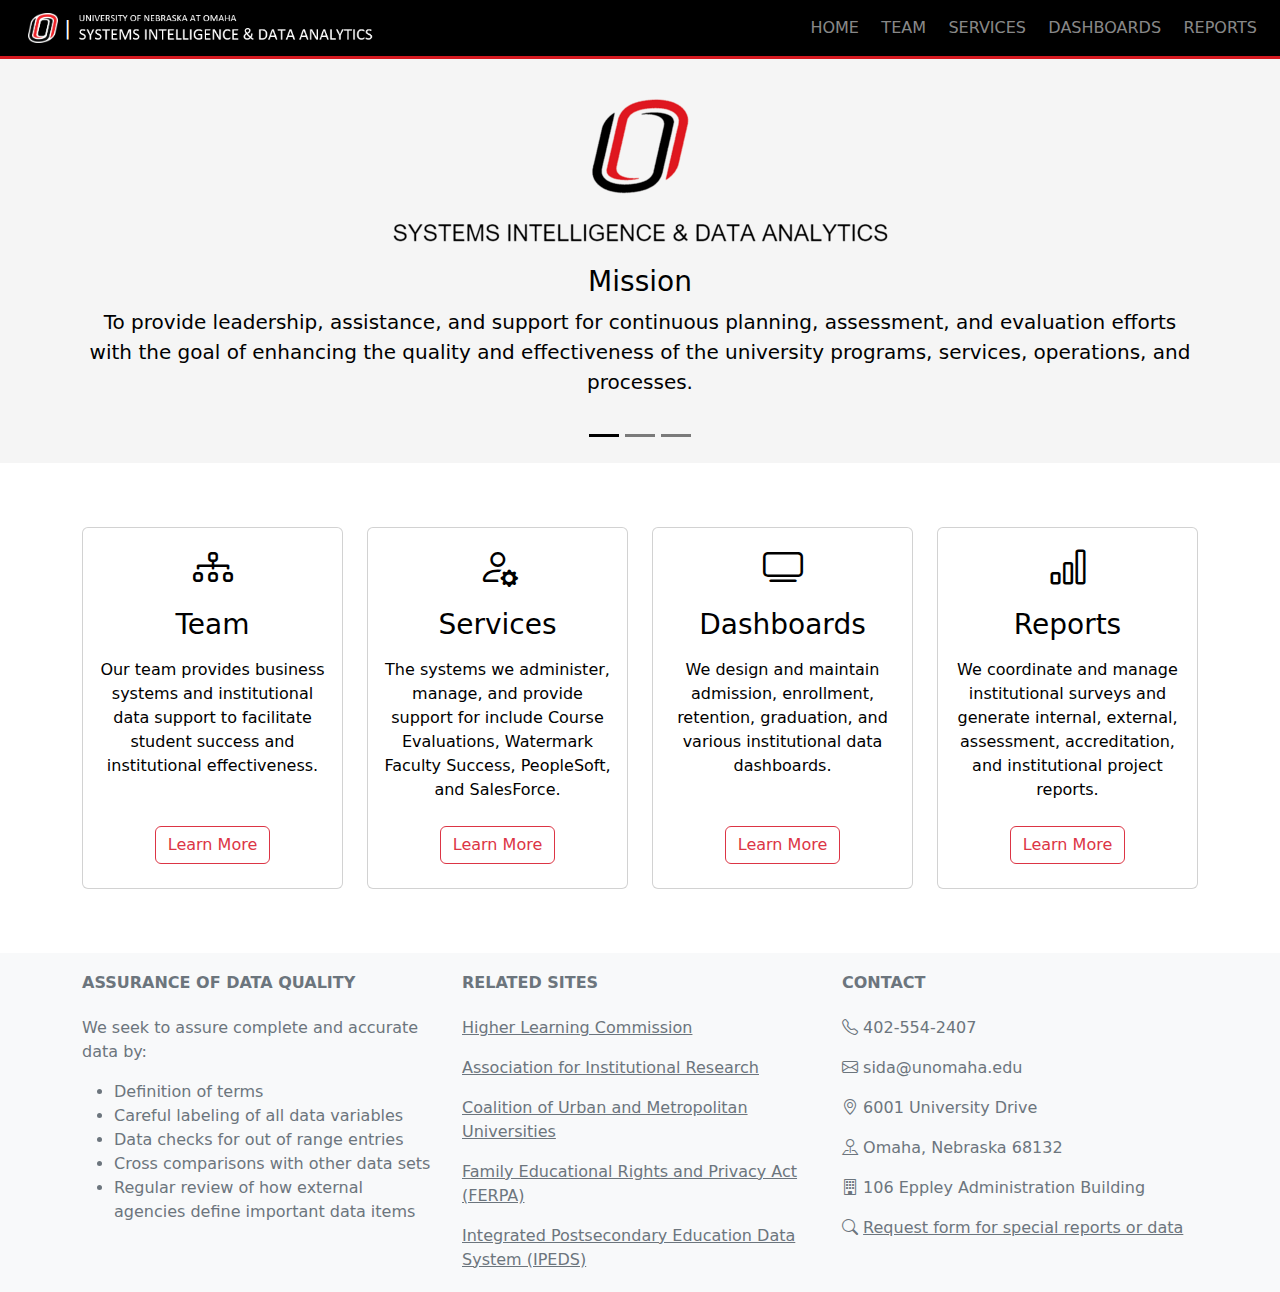
<file: index.html>
<!DOCTYPE html>
<html lang="en">

<head>
    <meta charset="UTF-8">
    <meta http-equiv="X-UA-Compatible" content="IE=edge">
    <meta name="viewport" content="width=device-width, initial-scale=1.0">
    <title>Systems Intelligence &amp; Data Analytics</title>
    <link rel="shortcut icon" href="images/logo.png">
    <link rel="stylesheet" href="css/bootstrap.min.css">
    <link rel="stylesheet" type="text/css" href="css/style.css">
</head>

<body>
    <!-- Navbar -->
    <template-header></template-header>
    <!-- Navbar End -->

    <!-- Slide Show -->
    <div id="my-carousel" class="carousel carousel-dark slide carousel-fade" data-bs-ride="carousel">
        <div class="carousel-indicators">
            <button type="button" data-bs-target="#my-carousel" data-bs-slide-to="0" class="active" aria-current="true"
                aria-label="Slide 1"></button>
            <button type="button" data-bs-target="#my-carousel" data-bs-slide-to="1" aria-label="Slide 2"></button>
            <button type="button" data-bs-target="#my-carousel" data-bs-slide-to="2" aria-label="Slide 3"></button>
        </div>

        <div class="carousel-inner">
            <div class="carousel-item active" data-bs-interval="7000">
                <div class="container home-slide">
                    <h3>Mission</h3>
                    <p class="lead header-text">
                        To provide leadership, assistance, and support for continuous planning, assessment, and
                        evaluation efforts with the goal of enhancing the quality and effectiveness of the
                        university programs, services, operations, and processes.
                    </p>
                </div>
            </div>
            <div class="carousel-item" data-bs-interval="7000">
                <div class="container home-slide">
                    <h3>What We Do</h3>
                    <p class="lead header-text">
                        Descriptive analytics (what happened) | Diagnostic analytics (why did it happen) <br>
                        Predictive analytics (what is likely to happen) | Prescriptive analytics (what should be
                        done)
                    </p>
                </div>
            </div>
            <div class="carousel-item" data-bs-interval="7000">
                <div class="container home-slide">
                    <h3>Critical Questions</h3>
                    <p class="lead header-text">
                        Are students learning | Are students graduating | Are graduates going to work<br>
                        Is UNO organized and resourced to support the success of its students, faculty, staff, and
                        community?
                    </p>
                </div>
            </div>
        </div>
    </div>
    <!-- Slide Show End -->

    <!-- Support -->
    <section class="m-3 p-5">
        <div class="container">
            <div class="row text-center g-4">
                <div class="col-sm-12 col-md-6 col-lg-3">
                    <div class="card text-black h-100">
                        <div class="card-body text-center d-flex flex-column">
                            <div class="h1 mb-3">
                                <i class="bi bi-diagram-3"></i>
                            </div>
                            <h3 class="card-title mb-3">Team</h3>
                            <p class="card-text">
                                Our team provides business systems and institutional data support to facilitate student
                                success and institutional effectiveness.
                            </p>
                            <div class="card-footer border-0 bg-white mt-auto">
                                <a href="team.html" class="btn btn-outline-danger">Learn More</a>
                            </div>
                        </div>
                    </div>
                </div>
                <div class="col-sm-12 col-md-6 col-lg-3">
                    <div class="card text-black h-100">
                        <div class="card-body text-center d-flex flex-column">
                            <div class="h1 mb-3">
                                <i class="bi bi-person-gear"></i>
                            </div>
                            <h3 class="card-title mb-3">Services</h3>
                            <p class="card-text">
                                The systems we administer, manage, and provide support for include Course Evaluations,
                                Watermark Faculty Success, PeopleSoft, and SalesForce.
                            </p>
                            <div class="card-footer border-0 bg-white mt-auto">
                                <a href="services.html" class="btn btn-outline-danger">Learn More</a>
                            </div>
                        </div>
                    </div>
                </div>
                <div class="col-sm-12 col-md-6 col-lg-3">
                    <div class="card text-black h-100">
                        <div class="card-body text-center d-flex flex-column">
                            <div class="h1 mb-3">
                                <i class="bi bi-tv"></i>
                            </div>
                            <h3 class="card-title mb-3">Dashboards</h3>
                            <p class="card-text">
                                We design and maintain admission, enrollment, retention, graduation, and
                                various institutional data dashboards.
                            </p>
                            <div class="card-footer border-0 bg-white mt-auto">
                                <a href="dashboards.html" class="btn btn-outline-danger">Learn More</a>
                            </div>
                        </div>
                    </div>
                </div>
                <div class="col-sm-12 col-md-6 col-lg-3">
                    <div class="card text-black h-100">
                        <div class="card-body text-center d-flex flex-column">
                            <div class="h1 mb-3">
                                <i class="bi bi-bar-chart"></i>
                            </div>
                            <h3 class="card-title mb-3">Reports</h3>
                            <p class="card-text">
                                We coordinate and manage institutional surveys and generate internal, external,
                                assessment, accreditation, and institutional project reports.
                            </p>
                            <div class="card-footer border-0 bg-white mt-auto">
                                <a href="reports.html" class="btn btn-outline-danger">Learn More</a>
                            </div>
                        </div>
                    </div>
                </div>
            </div>
        </div>
    </section>
    <!-- Support End -->

    <!-- Footer -->
    <template-footer></template-footer>
    <!-- Footer End -->

    <!-- Scripts -->
    <script type=module src="js/template.js"></script>
    <script src="js/bootstrap.bundle.min.js"></script>
    <!-- Scripts End -->
</body>

</html>
</file>
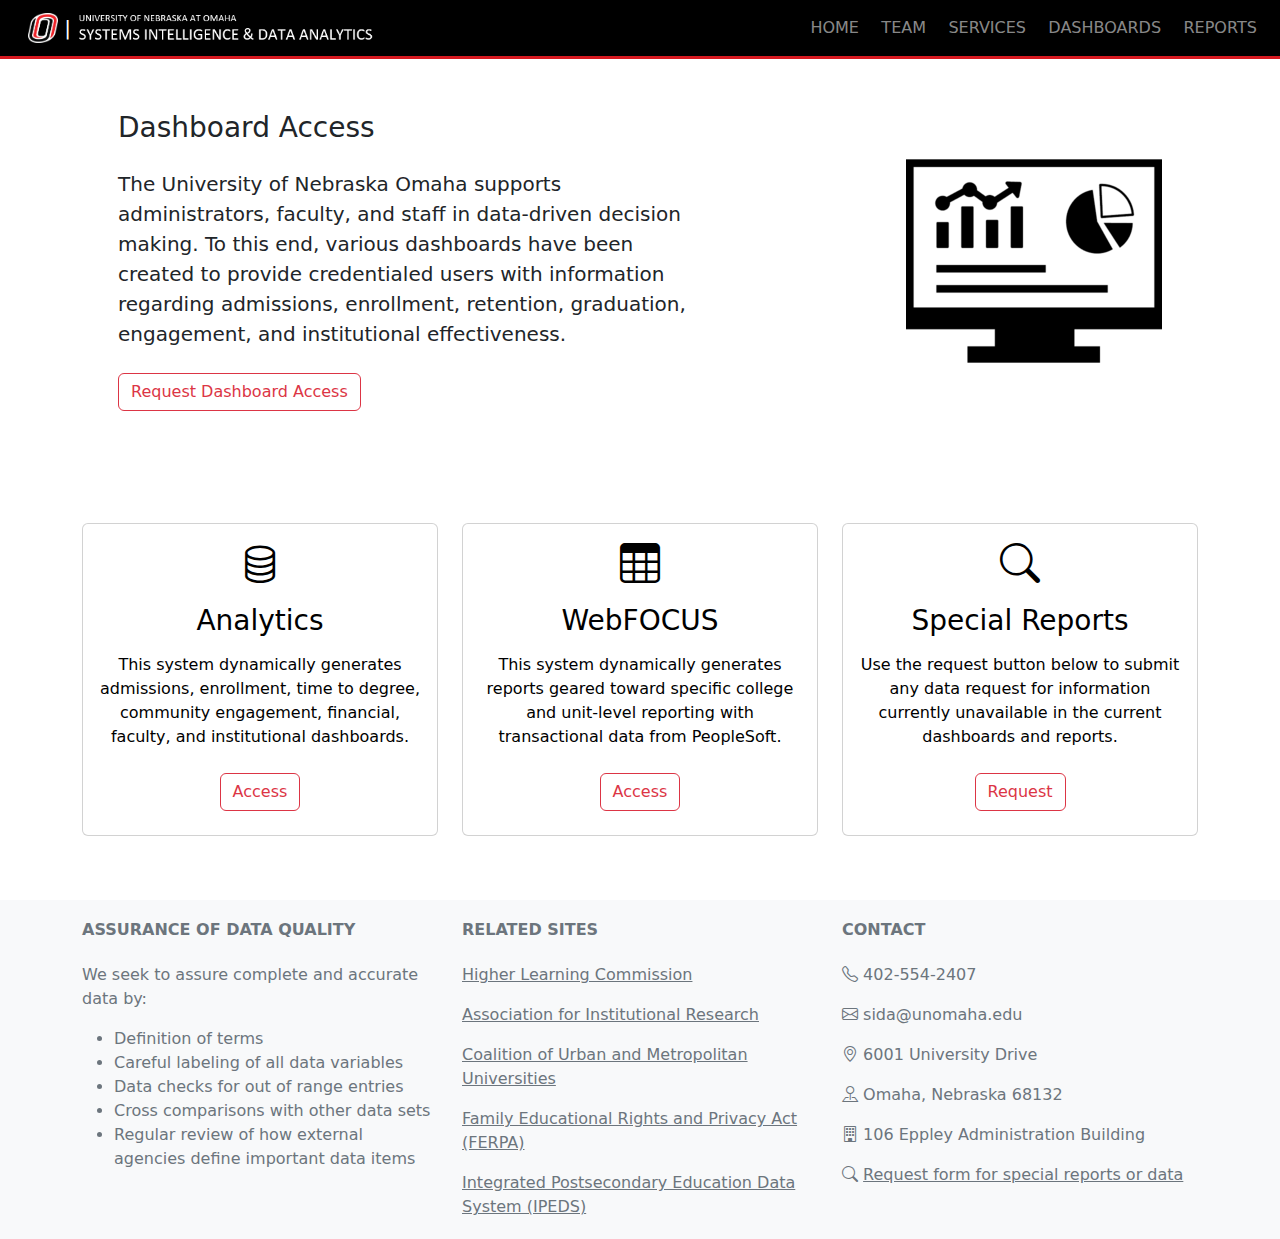
<file: dashboards.html>
<!DOCTYPE html>
<html lang="en">

<head>
    <meta charset="UTF-8">
    <meta http-equiv="X-UA-Compatible" content="IE=edge">
    <meta name="viewport" content="width=device-width, initial-scale=1.0">
    <title>SIDA Dashboards</title>
    <link rel="shortcut icon" href="images/logo.png">
    <link rel="stylesheet" href="css/bootstrap.min.css">
    <link rel="stylesheet" type="text/css" href="css/style.css">
</head>

<body>
    <!-- Navbar -->
    <template-header></template-header>
    <!-- Navbar End -->

    <!-- Dashboard Header -->
    <section class="text-dark p-2 p-lg-0 pt-lg-5">
        <div class="container p-5">
            <div class="d-flex align-items-center justify-content-between">
                <div>
                    <h3>Dashboard Access</h3>
                    <p class="lead my-4 header-text">
                        The University of Nebraska Omaha supports administrators, faculty, and staff in data-driven
                        decision making. To this end, various dashboards have been created to provide credentialed users
                        with information regarding admissions, enrollment, retention, graduation, engagement, and
                        institutional effectiveness.
                    </p>
                    <a href="https://psaccount.unomaha.edu/account/public/login.php" class="btn btn-outline-danger"
                        target="_blank" rel="noopener noreferrer">Request Dashboard Access</a>
                </div>
                <div class="container-fluid"></div>
                <img class="img-fluid w-50 d-none d-md-block" src="images/dashboard.png" alt="Dashboard" />
            </div>
        </div>
    </section>
    <!-- Dashboard Header End -->

    <!-- Dashboards -->
    <section class="m-3 p-5">
        <div class="container">
            <div class="row text-center g-4">
                <div class="col-sm-12 col-md-4 col-lg-4">
                    <div class="card text-black h-100">
                        <div class="card-body text-center d-flex flex-column">
                            <div class="h1 mb-3">
                                <i class="bi bi-database"></i>
                            </div>
                            <h3 class="card-title mb-3">Analytics</h3>
                            <p class="card-text text-center">
                                This system dynamically generates admissions, enrollment, time to degree, community
                                engagement, financial, faculty, and institutional dashboards.
                            </p>
                            <div class="card-footer border-0 bg-white mt-auto">
                                <a href="https://credentialed.unomaha.edu/analytics/reports"
                                    class="btn btn-outline-danger" target="_blank" rel="noopener noreferrer">Access</a>
                            </div>
                        </div>
                    </div>
                </div>
                <div class="col-sm-12 col-md-4 col-lg-4">
                    <div class="card text-black h-100">
                        <div class="card-body text-center d-flex flex-column">
                            <div class="h1 mb-3">
                                <i class="bi bi-table"></i>
                            </div>
                            <h3 class="card-title mb-3">WebFOCUS</h3>
                            <p class="card-text text-center">
                                This system dynamically generates reports geared toward specific college and unit-level
                                reporting with transactional data from PeopleSoft.
                            </p>
                            <div class="card-footer border-0 bg-white mt-auto">
                                <a href="http://webfocus.unomaha.edu/" class="btn btn-outline-danger" target="_blank"
                                    rel="noopener noreferrer">Access</a>
                            </div>
                        </div>
                    </div>
                </div>
                <div class="col-sm-12 col-md-4 col-lg-4">
                    <div class="card text-black h-100">
                        <div class="card-body text-center d-flex flex-column">
                            <div class="h1 mb-3">
                                <i class="bi bi-search"></i>
                            </div>
                            <h3 class="card-title mb-3">Special Reports</h3>
                            <p class="card-text text-center">
                                Use the request button below to submit any data request for information currently
                                unavailable in the current dashboards and reports.
                            </p>
                            <div class="card-footer border-0 bg-white mt-auto">
                                <a href="https://webapp.unomaha.edu/ticket-manager/sida/index.php"
                                    class="btn btn-outline-danger" target="_blank" rel="noopener noreferrer">Request</a>
                            </div>
                        </div>
                    </div>
                </div>
            </div>
        </div>
    </section>
    <!-- Dashboards End -->

    <!-- Footer -->
    <template-footer></template-footer>
    <!-- Footer End -->

    <!-- Scripts -->
    <script type=module src="js/template.js"></script>
    <script src="js/bootstrap.bundle.min.js"></script>
    <!-- Scripts End -->
</body>

</html>
</file>
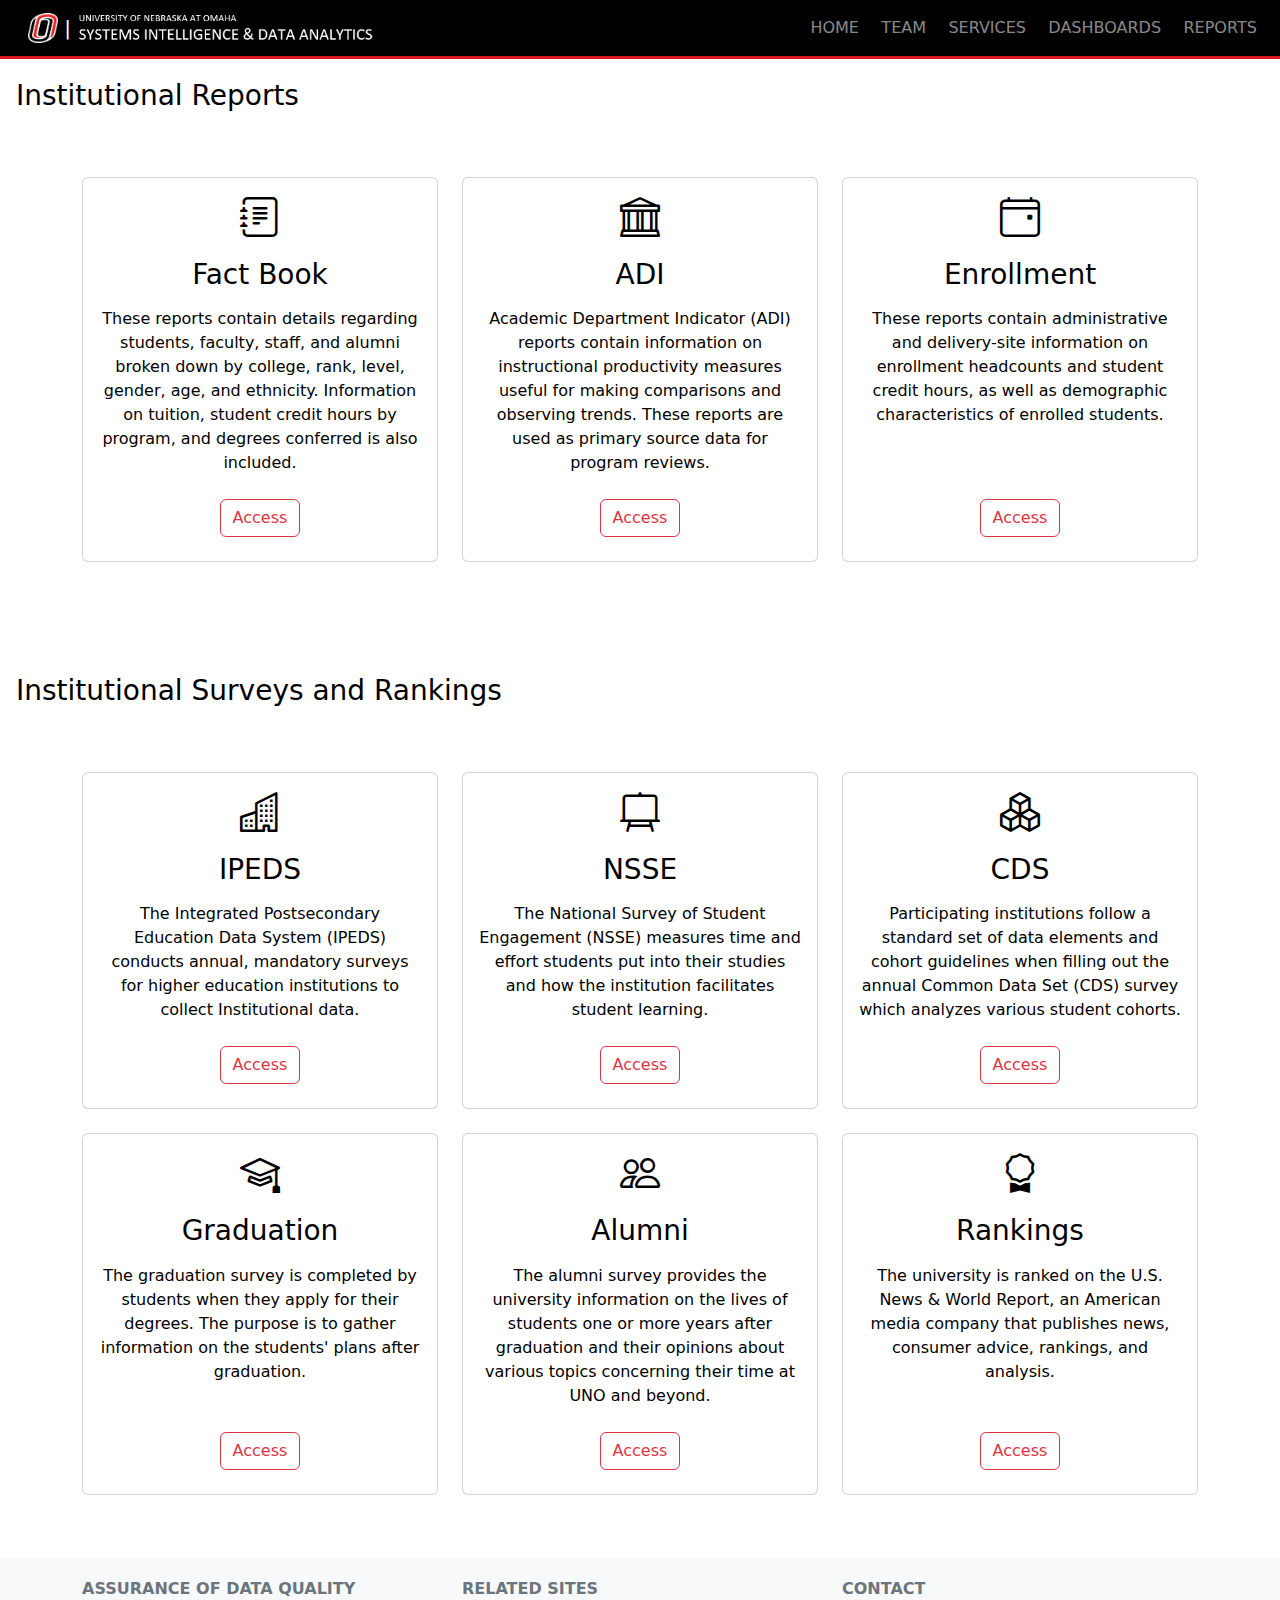
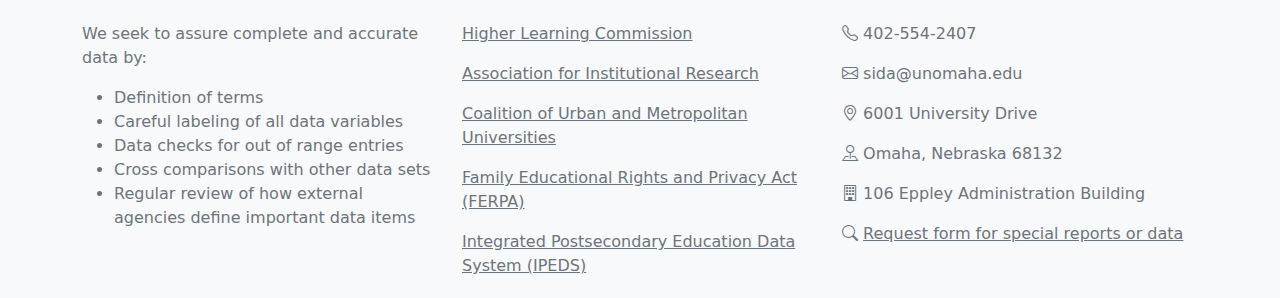
<file: reports.html>
<!DOCTYPE html>
<html lang="en">

<head>
    <meta charset="UTF-8">
    <meta http-equiv="X-UA-Compatible" content="IE=edge">
    <meta name="viewport" content="width=device-width, initial-scale=1.0">
    <title>SIDA Reports</title>
    <link rel="shortcut icon" href="images/logo.png">
    <link rel="stylesheet" href="css/bootstrap.min.css">
    <link rel="stylesheet" type="text/css" href="css/style.css">
</head>

<body>
    <!-- Navbar  -->
    <template-header></template-header>

    <!-- Reports -->
    <h3 class="text-black pt-5 m-3">Institutional Reports</h3>
    <section class="m-3 p-5">
        <div class="container">
            <div class="row text-center g-4">
                <div class="col-sm-12 col-md-4 col-lg-4">
                    <div class="card text-black h-100">
                        <div class="card-body text-center d-flex flex-column">
                            <div class="h1 mb-3">
                                <i class="bi bi-journal-text"></i>
                            </div>
                            <h3 class="card-title mb-3">Fact Book</h3>
                            <p class="card-text text-center">
                                These reports contain details regarding students, faculty, staff, and alumni broken down
                                by college, rank, level, gender, age, and ethnicity.
                                Information on tuition, student credit hours by program, and degrees conferred is also
                                included.
                            </p>
                            <div class="card-footer border-0 bg-white mt-auto">
                                <a href="http://digitalcommons.unomaha.edu/oiefactbooks/" class="btn btn-outline-danger"
                                    target="_blank" rel="noopener noreferrer">Access</a>
                            </div>
                        </div>
                    </div>
                </div>
                <div class="col-sm-12 col-md-4 col-lg-4">
                    <div class="card text-black h-100">
                        <div class="card-body text-center d-flex flex-column">
                            <div class="h1 mb-3">
                                <i class="bi bi-bank"></i>
                            </div>
                            <h3 class="card-title mb-3">ADI</h3>
                            <p class="card-text text-center">
                                Academic Department Indicator (ADI) reports contain information on instructional
                                productivity measures useful for making comparisons and observing trends. These reports
                                are used as primary source data for program reviews.
                            </p>
                            <div class="card-footer border-0 bg-white mt-auto">
                                <a href="https://digitalcommons.unomaha.edu/oieindicators/"
                                    class="btn btn-outline-danger" target="_blank" rel="noopener noreferrer">Access</a>
                            </div>
                        </div>
                    </div>
                </div>
                <div class="col-sm-12 col-md-4 col-lg-4">
                    <div class="card text-black h-100">
                        <div class="card-body text-center d-flex flex-column">
                            <div class="h1 mb-3">
                                <i class="bi bi-calendar4-event"></i>
                            </div>
                            <h3 class="card-title mb-3">Enrollment</h3>
                            <p class="card-text text-center">
                                These reports contain administrative and delivery-site information on enrollment
                                headcounts and student credit hours, as well as demographic characteristics of
                                enrolled students.
                            </p>
                            <div class="card-footer border-0 bg-white mt-auto">
                                <a href="https://digitalcommons.unomaha.edu/oieenrollment/"
                                    class="btn btn-outline-danger" target="_blank" rel="noopener noreferrer">Access</a>
                            </div>
                        </div>
                    </div>
                </div>
            </div>
        </div>
    </section>
    <!-- Reports End -->

    <!-- Surveys and Rankings -->
    <h3 class="text-black pt-5 m-3">Institutional Surveys and Rankings</h3>
    <section class="m-3 p-5">
        <div class="container">
            <div class="row text-center g-4">
                <div class="col-sm-12 col-md-4 col-lg-4">
                    <div class="card text-black h-100">
                        <div class="card-body text-center d-flex flex-column">
                            <div class="h1 mb-3">
                                <i class="bi bi-buildings"></i>
                            </div>
                            <h3 class="card-title mb-3">IPEDS</h3>
                            <p class="card-text text-center">
                                The Integrated Postsecondary Education Data System (IPEDS) conducts annual, mandatory
                                surveys for higher education institutions to collect Institutional data.
                            </p>
                            <div class="card-footer border-0 bg-white mt-auto">
                                <a href="http://digitalcommons.unomaha.edu/oieipeds/" class="btn btn-outline-danger"
                                    target="_blank" rel="noopener noreferrer">Access</a>
                            </div>
                        </div>
                    </div>
                </div>
                <div class="col-sm-12 col-md-4 col-lg-4">
                    <div class="card text-black h-100">
                        <div class="card-body text-center d-flex flex-column">
                            <div class="h1 mb-3">
                                <i class="bi bi-easel2"></i>
                            </div>
                            <h3 class="card-title mb-3">NSSE</h3>
                            <p class="card-text text-center">
                                The National Survey of Student Engagement (NSSE) measures time and effort students put
                                into their studies and how the institution facilitates student learning.
                            </p>
                            <div class="card-footer border-0 bg-white mt-auto">
                                <a href="https://digitalcommons.unomaha.edu/oiensse/" class="btn btn-outline-danger"
                                    target="_blank" rel="noopener noreferrer">Access</a>
                            </div>
                        </div>
                    </div>
                </div>
                <div class="col-sm-12 col-md-4 col-lg-4">
                    <div class="card text-black h-100">
                        <div class="card-body text-center d-flex flex-column">
                            <div class="h1 mb-3">
                                <i class="bi bi-boxes"></i>
                            </div>
                            <h3 class="card-title mb-3">CDS</h3>
                            <p class="card-text text-center">
                                Participating institutions follow a standard set of data elements and cohort
                                guidelines when filling out the annual Common Data Set (CDS) survey which
                                analyzes various student cohorts.
                            </p>
                            <div class="card-footer border-0 bg-white mt-auto">
                                <a href="http://digitalcommons.unomaha.edu/oiecds/" class="btn btn-outline-danger"
                                    target="_blank" rel="noopener noreferrer">Access</a>
                            </div>
                        </div>
                    </div>
                </div>
                <div class="col-sm-12 col-md-4 col-lg-4">
                    <div class="card text-black h-100">
                        <div class="card-body text-center d-flex flex-column">
                            <div class="h1 mb-3">
                                <i class="bi bi-mortarboard"></i>
                            </div>
                            <h3 class="card-title mb-3">Graduation</h3>
                            <p class="card-text text-center">
                                The graduation survey is completed by students when they apply for their degrees. The
                                purpose is to gather information on the students' plans after graduation.
                            </p>
                            <div class="card-footer border-0 bg-white mt-auto">
                                <a href="https://digitalcommons.unomaha.edu/oiegraduation/"
                                    class="btn btn-outline-danger" target="_blank" rel="noopener noreferrer">Access</a>
                            </div>
                        </div>
                    </div>
                </div>
                <div class="col-sm-12 col-md-4 col-lg-4">
                    <div class="card text-black h-100">
                        <div class="card-body text-center d-flex flex-column">
                            <div class="h1 mb-3">
                                <i class="bi bi-people"></i>
                            </div>
                            <h3 class="card-title mb-3">Alumni</h3>
                            <p class="card-text text-center">
                                The alumni survey provides the university information on the lives of students one or
                                more years after graduation and their opinions about various topics concerning their
                                time at UNO and beyond.
                            </p>
                            <div class="card-footer border-0 bg-white mt-auto">
                                <a href="http://digitalcommons.unomaha.edu/oieassessment/"
                                    class="btn btn-outline-danger" target="_blank" rel="noopener noreferrer">Access</a>
                            </div>
                        </div>
                    </div>
                </div>
                <div class="col-sm-12 col-md-4 col-lg-4">
                    <div class="card text-black h-100">
                        <div class="card-body text-center d-flex flex-column">
                            <div class="h1 mb-3">
                                <i class="bi bi-award"></i>
                            </div>
                            <h3 class="card-title mb-3">Rankings</h3>
                            <p class="card-text text-center">
                                The university is ranked on the U.S. News &amp; World Report, an American media company
                                that publishes news, consumer advice, rankings, and analysis.
                            </p>
                            <div class="card-footer border-0 bg-white mt-auto">
                                <a href="https://www.usnews.com/best-colleges/university-of-nebraska-omaha-2554"
                                    class="btn btn-outline-danger" target="_blank" rel="noopener noreferrer">Access</a>
                            </div>
                        </div>
                    </div>
                </div>
            </div>
        </div>
    </section>
    <!-- Surveys and Rankings -->

    <!-- Footer -->
    <template-footer></template-footer>
    <!-- Footer End -->

    <!-- Scripts -->
    <script type=module src="js/template.js"></script>
    <script src="js/bootstrap.bundle.min.js"></script>
    <!-- Scripts End -->
</body>

</html>
</file>
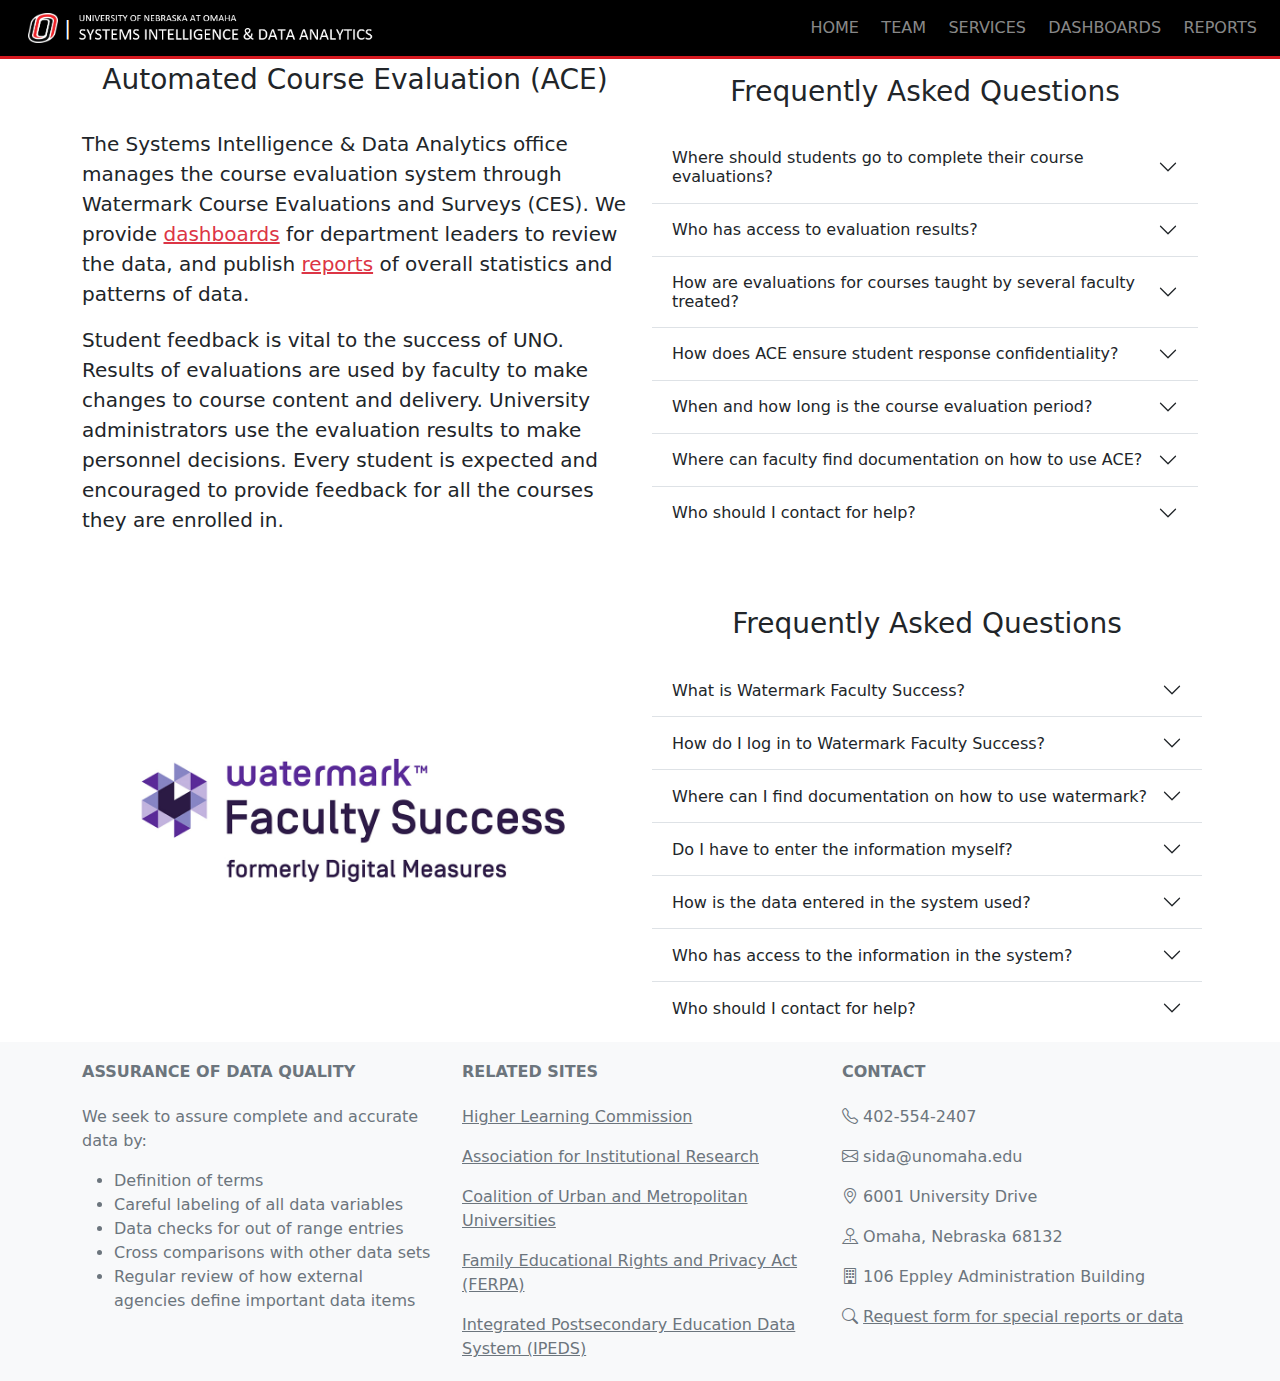
<file: services.html>
<!DOCTYPE html>
<html lang="en">

<head>
    <meta charset="UTF-8">
    <meta http-equiv="X-UA-Compatible" content="IE=edge">
    <meta name="viewport" content="width=device-width, initial-scale=1.0">
    <title>SIDA Services</title>
    <link rel="shortcut icon" href="images/logo.png">
    <link rel="stylesheet" href="css/bootstrap.min.css">
    <link rel="stylesheet" type="text/css" href="css/style.css">
</head>

<body>
    <!-- Navbar -->
    <template-header></template-header>
    <!-- Navbar End -->

    <!-- ACE -->
    <section class="p-5">
        <div class="container">
            <div class="row align-items-center justify-content-between">
                <div class="col-md">
                    <h3 class="text-center">Automated Course Evaluation (ACE)</h3>
                    <br>
                    <p class="lead header-text">
                        The Systems Intelligence &amp; Data Analytics office manages the course evaluation system
                        through Watermark Course Evaluations and Surveys (CES). We
                        provide
                        <a href="http://www.unomaha.edu/analytics/" class="text-danger" target="_blank"
                            rel="noopener noreferrer">
                            dashboards</a> for department leaders to review the data, and publish
                        <a href="http://digitalcommons.unomaha.edu/oieassessment/" class="text-danger" target="_blank"
                            rel="noopener noreferrer"> reports</a> of overall statistics and patterns of data.
                    </p>
                    <p class="lead header-text">
                        Student feedback is vital to the success of UNO. Results of evaluations are used by faculty to
                        make changes to course content and delivery. University administrators use the evaluation
                        results to make personnel decisions. Every student is expected and encouraged to provide
                        feedback
                        for all the courses they are enrolled in.
                    </p>
                </div>
                <div class="col-md">
                    <h3 class="text-center mb-4">Frequently Asked Questions</h3>
                    <div class="accordion accordion-flush" id="questions-ace">
                        <div class="accordion-item">
                            <h3 class="accordion-header">
                                <button class="accordion-button collapsed" type="button" data-bs-toggle="collapse"
                                    data-bs-target="#question-one-ace">
                                    Where should students go to complete their course evaluations?
                                </button>
                            </h3>
                            <div id="question-one-ace" class="accordion-collapse collapse"
                                data-bs-parent="#questions-ace">
                                <div class="accordion-body">
                                    <p>
                                        A UNO email with a direct link is automatically sent to all enrolled
                                        students once the semester evaluation period begins. Canvas notifications with
                                        direct links are also used to remind students to complete their course
                                        evaluations.
                                    </p>
                                    <p>
                                        Email remainders are periodically sent to students who have not completed
                                        and submitted their course evaluations before the semester deadline. As a
                                        student, if you are still getting email reminders even after completing all your
                                        evaluations, please check that you not only completed but also submitted
                                        all evaluations.
                                    </p>
                                </div>
                            </div>
                        </div>
                        <div class="accordion-item">
                            <h3 class="accordion-header">
                                <button class="accordion-button collapsed" type="button" data-bs-toggle="collapse"
                                    data-bs-target="#question-two-ace">
                                    Who has access to evaluation results?
                                </button>
                            </h3>
                            <div id="question-two-ace" class="accordion-collapse collapse"
                                data-bs-parent="#questions-ace">
                                <div class="accordion-body">
                                    <p>
                                        Students can only see the course evaluations they have submitted. They do not
                                        have access to summary data collected for a specific course or faculty.
                                    </p>
                                    <p>
                                        Through Canvas, faculty have access to their individual response rate
                                        monitors once the evaluation period begins. Faculty are not able to identify
                                        a student's evaluation response or whether a student has completed an evaluation
                                        or not. Evaluation summary results are available a week after final grades
                                        are submitted. These results contain a summary of all student responses
                                        with no student identifying information. Email notifications are sent out to
                                        faculty once evaluation results are available for viewing.
                                    </p>
                                    <p>
                                        Each unit chair, director, and dean has access to individual faculty
                                        evaluations as well as aggregated results.
                                    </p>
                                </div>
                            </div>
                        </div>
                        <div class="accordion-item">
                            <h3 class="accordion-header">
                                <button class="accordion-button collapsed" type="button" data-bs-toggle="collapse"
                                    data-bs-target="#question-three-ace">
                                    How are evaluations for courses taught by several faculty treated?
                                </button>
                            </h3>
                            <div id="question-three-ace" class="accordion-collapse collapse"
                                data-bs-parent="#questions-ace">
                                <div class="accordion-body">
                                    Students only fill out one evaluation form for the course. The
                                    evaluation form has course specific questions and faculty specific
                                    questions. The faculty specific questions have the faculty name included
                                    in the question.
                                </div>
                            </div>
                        </div>
                        <div class="accordion-item">
                            <h3 class="accordion-header">
                                <button class="accordion-button collapsed" type="button" data-bs-toggle="collapse"
                                    data-bs-target="#question-four-ace">
                                    How does ACE ensure student response confidentiality?
                                </button>
                            </h3>
                            <div id="question-four-ace" class="accordion-collapse collapse"
                                data-bs-parent="#questions-ace">
                                <div class="accordion-body">
                                    Student responses remain confidential and aggregated results are released to faculty
                                    after final grades for the term have been submitted. The aggregated results do not
                                    contain any identifying information.
                                    While faculty can track the overall response rate for a course, they cannot identify
                                    a particular student's response or tell whether a specific student submitted their
                                    course evaluation.
                                </div>
                            </div>
                        </div>
                        <div class="accordion-item">
                            <h3 class="accordion-header">
                                <button class="accordion-button collapsed" type="button" data-bs-toggle="collapse"
                                    data-bs-target="#question-five-ace">
                                    When and how long is the course evaluation period?
                                </button>
                            </h3>
                            <div id="question-five-ace" class="accordion-collapse collapse"
                                data-bs-parent="#questions-ace">
                                <div class="accordion-body">
                                    The length of the evaluation period is dependent upon the length of the course.
                                    Evaluations are distributed according to the schedule below (faculty cannot set
                                    custom evaluation dates).
                                    <ul>
                                        <li>
                                            For courses with an 80+ days duration, the course evaluation period begins
                                            21 days before the course end date and runs for 14 days. Email remainders
                                            are sent to students 7 and 12 days after the evaluation begin date.
                                        </li>
                                        <li>
                                            For courses with a 41-79 days duration, the course evaluation period begins
                                            14 days before the course end date and runs for 13 days. Email remainders
                                            are sent to students 4 and 11 days after the evaluation begin date.
                                        </li>
                                        <li>
                                            For courses with a 15-40 days duration, the course evaluation period begins
                                            7 days before the course end date and runs for 6 days. Email remainders
                                            are sent to students 4 days after the evaluation begin date.
                                        </li>
                                        <li>
                                            For courses with a less than 14 days duration, the course evaluation period
                                            begins 2 days before the course end date and runs for 2 days. No email
                                            remainders are sent to students.
                                        </li>
                                    </ul>
                                </div>
                            </div>
                        </div>
                        <div class="accordion-item">
                            <h3 class="accordion-header">
                                <button class="accordion-button collapsed" type="button" data-bs-toggle="collapse"
                                    data-bs-target="#question-six-ace">
                                    Where can faculty find documentation on how to use ACE?
                                </button>
                            </h3>
                            <div id="question-six-ace" class="accordion-collapse collapse"
                                data-bs-parent="#questions-ace">
                                <div class="accordion-body">
                                    Faculty can find documentation on how to use the ACE system here.
                                </div>
                            </div>
                        </div>
                        <div class="accordion-item">
                            <h3 class="accordion-header">
                                <button class="accordion-button collapsed" type="button" data-bs-toggle="collapse"
                                    data-bs-target="#question-seven-ace">
                                    Who should I contact for help?
                                </button>
                            </h3>
                            <div id="question-seven-ace" class="accordion-collapse collapse"
                                data-bs-parent="#questions-ace">
                                <div class="accordion-body">
                                    If you have any questions or are encountering technical issues,
                                    please contact Daniel P. O'Dell at
                                    <a href="mailto:dpodell@unomaha.edu" class="text-danger">dpodell@unomaha.edu</a>.
                                </div>
                            </div>
                        </div>
                    </div>
                </div>
            </div>
        </div>
    </section>
    <!-- ACE End -->

    <!-- Watermark -->
    <section class="bg-white">
        <div class="container p-2">
            <div class="row align-items-center justify-content-between">
                <div class="col-md">
                    <img src="images/watermark.jpg" class="img-fluid" alt="Faculty Success" />
                </div>

                <div class="col-md">
                    <h3 class="text-center mb-4">Frequently Asked Questions</h3>
                    <div class="accordion accordion-flush" id="questions-watermark">
                        <div class="accordion-item">
                            <h3 class="accordion-header">
                                <button class="accordion-button collapsed" type="button" data-bs-toggle="collapse"
                                    data-bs-target="#question-one-watermark">
                                    What is Watermark Faculty Success?
                                </button>
                            </h3>
                            <div id="question-one-watermark" class="accordion-collapse collapse"
                                data-bs-parent="#questions-watermark">
                                <div class="accordion-body">
                                    This is a system faculty use to complete the annual Review and Reappointment,
                                    Promotion, and Tenure (RPT) processes. When state legislators, accreditors, regents,
                                    or
                                    other campus administrators inquire about faculty activity in a particular area, UNO
                                    can
                                    respond using the information stored in Watermark Faculty Success.
                                </div>
                            </div>
                        </div>
                        <div class="accordion-item">
                            <h3 class="accordion-header">
                                <button class="accordion-button collapsed" type="button" data-bs-toggle="collapse"
                                    data-bs-target="#question-two-watermark">
                                    How do I log in to Watermark Faculty Success?
                                </button>
                            </h3>
                            <div id="question-two-watermark" class="accordion-collapse collapse"
                                data-bs-parent="#questions-watermark">
                                <div class="accordion-body">
                                    <p>Log in at <a href="https://digitalmeasures.unomaha.edu/" class="text-danger"
                                            target="_blank" rel="noopener noreferrer">
                                            digitalmeasures.unomaha.edu</a> using your canvas or office 365 password. If
                                        encounter any login issues, you may need to have an account created, in which
                                        case,
                                        please contact Daniel P. O'Dell at <a href="mailto:dpodell@unomaha.edu"
                                            class="text-danger">dpodell@unomaha.edu</a>
                                        .</p>
                                </div>
                            </div>
                        </div>
                        <div class="accordion-item">
                            <h3 class="accordion-header">
                                <button class="accordion-button collapsed" type="button" data-bs-toggle="collapse"
                                    data-bs-target="#question-three-watermark">
                                    Where can I find documentation on how to use watermark?
                                </button>
                            </h3>
                            <div id="question-three-watermark" class="accordion-collapse collapse"
                                data-bs-parent="#questions-watermark">
                                <div class="accordion-body">
                                    <ul>
                                        <li><a href="https://www.digitalmeasures.com/activity-insight/docs/guide.html"
                                                class="text-danger" target="_blank" rel="noopener noreferrer">
                                                Overview - The Basics</a></li>
                                        <li><a href="https://www.digitalmeasures.com/activity-insight/docs/reporting.html"
                                                class="text-danger" target="_blank" rel="noopener noreferrer">
                                                CV Customizations</a></li>
                                        <li><a href="https://www.digitalmeasures.com/activity-insight/docs/directdataimports/"
                                                class="text-danger" target="_blank" rel="noopener noreferrer">
                                                Import Publications</a></li>
                                        <li><a href="https://www.digitalmeasures.com/activity-insight/docs/bibtex.html"
                                                class="text-danger" target="_blank" rel="noopener noreferrer">
                                                BibTex Imports</a></li>
                                    </ul>
                                </div>
                            </div>
                        </div>
                        <div class="accordion-item">
                            <h3 class="accordion-header">
                                <button class="accordion-button collapsed" type="button" data-bs-toggle="collapse"
                                    data-bs-target="#question-four-watermark">
                                    Do I have to enter the information myself?
                                </button>
                            </h3>
                            <div id="question-four-watermark" class="accordion-collapse collapse"
                                data-bs-parent="#questions-watermark">
                                <div class="accordion-body">
                                    Units across campus have chosen a variety of ways to ensure that items are entered
                                    into
                                    the system. Some units have asked faculty to enter items individually while others
                                    have
                                    relied on administrative assistants and graduate students to help. The system is
                                    structured in such a way that others can be given access to accounts to aid in the
                                    entering of information.
                                </div>
                            </div>
                        </div>
                        <div class="accordion-item">
                            <h3 class="accordion-header">
                                <button class="accordion-button collapsed" type="button" data-bs-toggle="collapse"
                                    data-bs-target="#question-five-watermark">
                                    How is the data entered in the system used?
                                </button>
                            </h3>
                            <div id="question-five-watermark" class="accordion-collapse collapse"
                                data-bs-parent="#questions-watermark">
                                <div class="accordion-body">
                                    The system is designed for faculty to enter information that would allow them to
                                    generate annual reports. Some colleges use it for RPT
                                    documentation. Contact your department chair to verify RPT usage.
                                    The information in the system is intended to be used for multiple
                                    purposes with a variety of potential audiences and should be considered public
                                    record.
                                    Therefore, anything that might be considered confidential, secure, or private should
                                    not
                                    be entered into the system.
                                </div>
                            </div>
                        </div>
                        <div class="accordion-item">
                            <h3 class="accordion-header">
                                <button class="accordion-button collapsed" type="button" data-bs-toggle="collapse"
                                    data-bs-target="#question-six-watermark">
                                    Who has access to the information in the system?
                                </button>
                            </h3>
                            <div id="question-six-watermark" class="accordion-collapse collapse"
                                data-bs-parent="#questions-watermark">
                                <div class="accordion-body">
                                    Faculty members have access to their own accounts. Department chairs, directors,
                                    selected administrators in Academic and Student Affairs, and other individuals
                                    within
                                    the appropriate deans' offices can access faculty accounts. Some units have also
                                    authorized administrative assistants and/or graduate students to enter items for
                                    faculty
                                    thus granting them access to that information.
                                </div>
                            </div>
                        </div>
                        <div class="accordion-item">
                            <h3 class="accordion-header">
                                <button class="accordion-button collapsed" type="button" data-bs-toggle="collapse"
                                    data-bs-target="#question-seven-watermark">
                                    Who should I contact for help?
                                </button>
                            </h3>
                            <div id="question-seven-watermark" class="accordion-collapse collapse"
                                data-bs-parent="#questions-watermark">
                                <div class="accordion-body">
                                    If you have any questions or are encountering technical issues with
                                    Watermark Faculty Success, please contact Daniel P. O'Dell at
                                    <a href="mailto:dpodell@unomaha.edu" class="text-danger">dpodell@unomaha.edu</a>.
                                </div>
                            </div>
                        </div>
                    </div>
                </div>
            </div>
        </div>
    </section>
    <!-- Watermark End -->

    <!-- Footer -->
    <template-footer></template-footer>
    <!-- Footer End -->

    <!-- Scripts -->
    <script type=module src="js/template.js"></script>
    <script src="js/bootstrap.bundle.min.js"></script>
    <!-- Scripts End -->
</body>

</html>
</file>
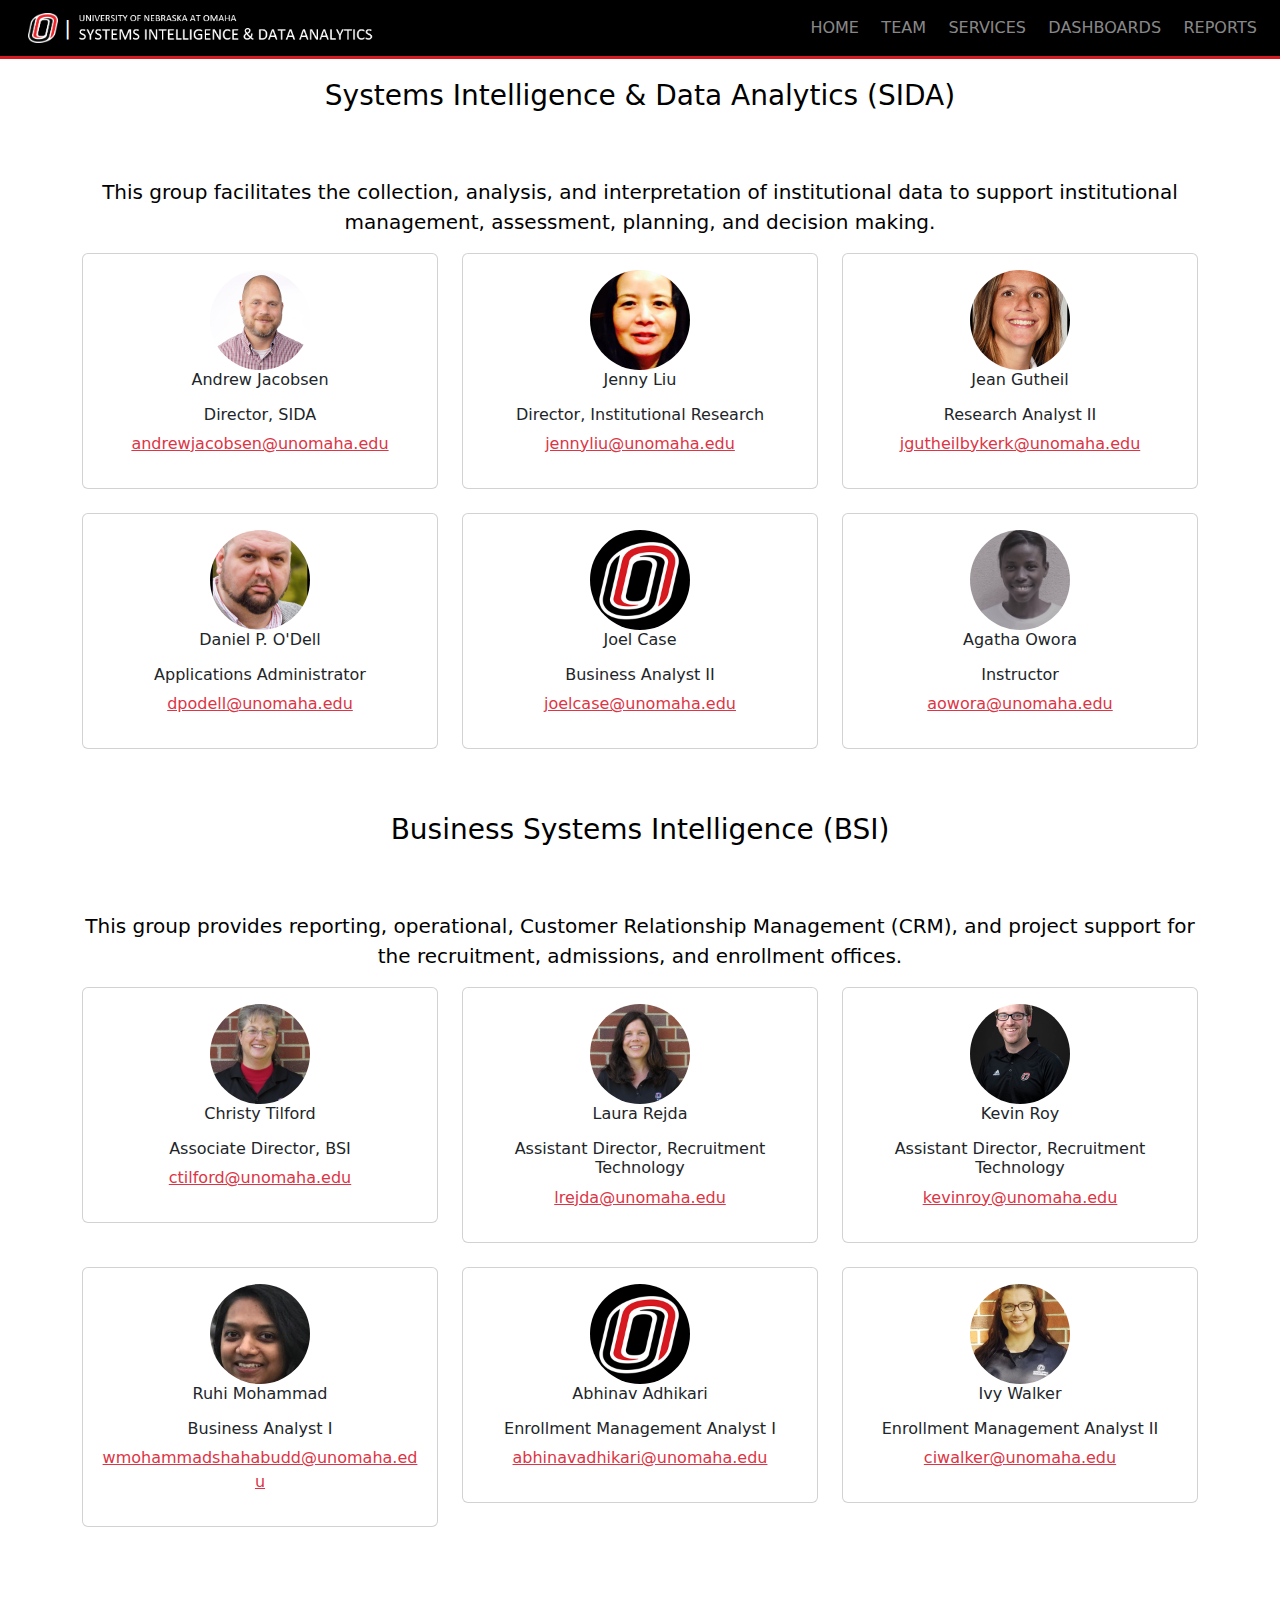
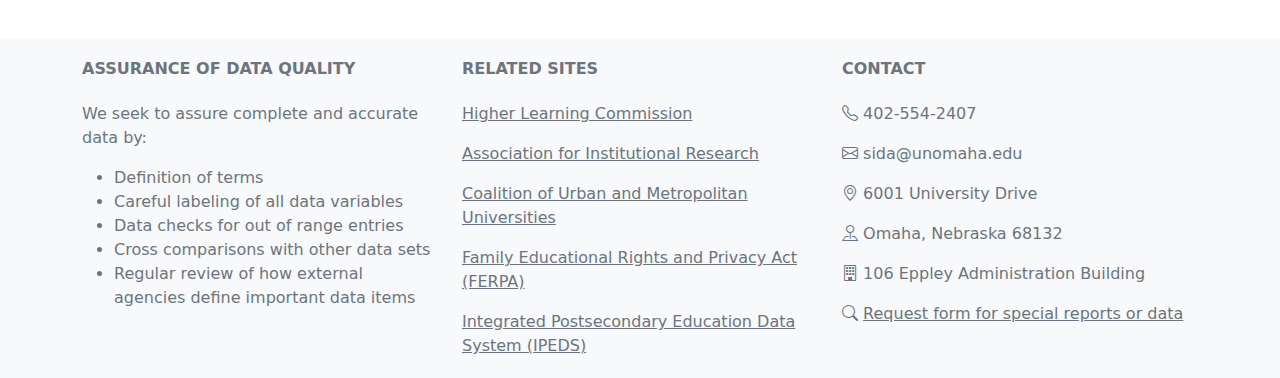
<file: team.html>
<!DOCTYPE html>
<html lang="en">

<head>
    <meta charset="UTF-8">
    <meta http-equiv="X-UA-Compatible" content="IE=edge">
    <meta name="viewport" content="width=device-width, initial-scale=1.0">
    <title>SIDA Team</title>
    <link rel="shortcut icon" href="images/logo.png">
    <link rel="stylesheet" href="css/bootstrap.min.css">
    <link rel="stylesheet" type="text/css" href="css/style.css">
</head>

<body>
    <!-- Navbar -->
    <template-header></template-header>
    <!-- Navbar End -->

    <!-- Systems Intelligence and Data Analytics -->
    <h3 class="text-center text-black pt-5 m-3">Systems Intelligence &amp; Data Analytics (SIDA)</h3>
    <section class="m-3 p-5">
        <div class="container">
            <p class="lead text-center text-black header-text">
                This group facilitates the collection, analysis, and interpretation of institutional data to support
                institutional management, assessment, planning, and decision making.
            </p>
            <div class="row g-4">
                <div class="col-sm-12 col-md-6 col-lg-4">
                    <div class="card bg-white">
                        <div class="card-body text-center">
                            <img src="images/Andy.jpg" class="team-images" alt="Andrew Jacobsen" />
                            <h6 class="card-title">Andrew Jacobsen</h6>
                            <p class="card-text">
                            <h6>Director, SIDA</h6>
                            <a href="mailto:andrewjacobsen@unomaha.edu"
                                class="text-danger">andrewjacobsen@unomaha.edu</a>
                            </p>
                        </div>
                    </div>
                </div>
                <div class="col-sm-12 col-md-6 col-lg-4">
                    <div class="card bg-white">
                        <div class="card-body text-center">
                            <img src="images/Jenny.jpg" class="team-images" alt="Jenny Liu" />
                            <h6 class="card-title">Jenny Liu</h6>
                            <p class="card-text">
                            <h6>Director, Institutional Research</h6>
                            <a href="mailto:jennyliu@unomaha.edu" class="text-danger">jennyliu@unomaha.edu</a>
                            </p>
                        </div>
                    </div>
                </div>
                <div class="col-sm-12 col-md-6 col-lg-4">
                    <div class="card bg-white">
                        <div class="card-body text-center">
                            <img src="images/Jeanie.jpg" class="team-images" alt="Jean Gutheil" />
                            <h6 class="card-title">Jean Gutheil</h6>
                            <p class="card-text">
                            <h6>Research Analyst II</h6>
                            <a href="mailto:jgutheilbykerk@unomaha.edu"
                                class="text-danger">jgutheilbykerk@unomaha.edu</a>
                            </p>
                        </div>
                    </div>
                </div>
                <div class="col-sm-12 col-md-6 col-lg-4">
                    <div class="card bg-white">
                        <div class="card-body text-center">
                            <img src="images/Dan.jpg" class="team-images" alt="Daniel P. O'Dell" />
                            <h6 class="card-title">Daniel P. O'Dell</h6>
                            <p class="card-text">
                            <h6>Applications Administrator</h6>
                            <a href="mailto:dpodell@unomaha.edu" class="text-danger">dpodell@unomaha.edu</a>
                            </p>
                        </div>
                    </div>
                </div>
                <div class="col-sm-12 col-md-6 col-lg-4">
                    <div class="card bg-white">
                        <div class="card-body text-center">
                            <img src="images/Missing.png" class="team-images" alt="Joel Case" />
                            <h6 class="card-title">Joel Case</h6>
                            <p class="card-text">
                            <h6>Business Analyst II</h6>
                            <a href="mailto:joelcase@unomaha.edu" class="text-danger">joelcase@unomaha.edu</a>
                            </p>
                        </div>
                    </div>
                </div>
                <div class="col-sm-12 col-md-6 col-lg-4">
                    <div class="card bg-white">
                        <div class="card-body text-center">
                            <img src="images/Agatha.jpg" class="team-images" alt="Agatha Owora" />
                            <h6 class="card-title">Agatha Owora</h6>
                            <p class="card-text">
                            <h6>Instructor</h6>
                            <a href="mailto:aowora@unomaha.edu" class="text-danger">aowora@unomaha.edu</a>
                            </p>
                        </div>
                    </div>
                </div>
            </div>
        </div>
    </section>
    <!-- Systems Intelligence and Data Analytics End -->

    <!-- Business Systems Intelligence -->
    <h3 class="text-center text-black">Business Systems Intelligence (BSI)</h3>
    <section class="m-3 p-5">
        <div class="container">
            <p class="lead text-center text-black header-text">
                This group provides reporting, operational, Customer Relationship Management (CRM), and project support
                for the recruitment, admissions, and enrollment offices.
            </p>
            <div class="row g-4">
                <div class="col-sm-12 col-md-6 col-lg-4">
                    <div class="card">
                        <div class="card-body text-center">
                            <img src="images/Christy.jpg" class="team-images" alt="Christy Tilford" />
                            <h6 class="card-title">Christy Tilford</h6>
                            <p class="card-text">
                            <h6>Associate Director, BSI</h6>
                            <a href="mailto:ctilford@unomaha.edu" class="text-danger">ctilford@unomaha.edu</a>
                            </p>
                        </div>
                    </div>
                </div>
                <div class="col-sm-12 col-md-6 col-lg-4">
                    <div class="card">
                        <div class="card-body text-center">
                            <img src="images/Laura.jpg" class="team-images" alt="Laura Rejda" />
                            <h6 class="card-title">Laura Rejda</h6>
                            <p class="card-text">
                            <h6>Assistant Director, Recruitment Technology</h6>
                            <a href="mailto:lrejda@unomaha.edu" class="text-danger">lrejda@unomaha.edu</a>
                            </p>
                        </div>
                    </div>
                </div>
                <div class="col-sm-12 col-md-6 col-lg-4">
                    <div class="card">
                        <div class="card-body text-center">
                            <img src="images/Kevin.jpg" class="team-images" alt="Kevin Roy" />
                            <h6 class="card-title">Kevin Roy</h6>
                            <p class="card-text">
                            <h6>Assistant Director, Recruitment Technology</h6>
                            <a href="mailto:kevinroy@unomaha.edu" class="text-danger">kevinroy@unomaha.edu</a>
                            </p>
                        </div>
                    </div>
                </div>
                <div class="col-sm-12 col-md-6 col-lg-4">
                    <div class="card">
                        <div class="card-body text-center">
                            <img src="images/Ruhi.png" class="team-images" alt="Ruhi Mohammed" />
                            <h6 class="card-title">Ruhi Mohammad</h6>
                            <p class="card-text">
                            <h6>Business Analyst I</h6>
                            <a href="mailto:wmohammadshahabudd@unomaha.edu"
                                class="text-danger">wmohammadshahabudd@unomaha.edu</a>
                            </p>
                        </div>
                    </div>
                </div>
                <div class="col-sm-12 col-md-6 col-lg-4">
                    <div class="card">
                        <div class="card-body text-center">
                            <img src="images/Missing.png" class="team-images" alt="Abhinav Adhikari" />
                            <h6 class="card-title">Abhinav Adhikari</h6>
                            <p class="card-text">
                            <h6>Enrollment Management Analyst I</h6>
                            <a href="mailto:abhinavadhikari@unomaha.edu"
                                class="text-danger">abhinavadhikari@unomaha.edu</a>
                            </p>
                        </div>
                    </div>
                </div>
                <div class="col-sm-12 col-md-6 col-lg-4">
                    <div class="card">
                        <div class="card-body text-center">
                            <img src="images/Ivy.jpg" class="team-images" alt="Ivy Walker" />
                            <h6 class="card-title">Ivy Walker</h6>
                            <p class="card-text">
                            <h6>Enrollment Management Analyst II</h6>
                            <a href="mailto:ciwalker@unomaha.edu" class="text-danger">ciwalker@unomaha.edu</a>
                            </p>
                        </div>
                    </div>
                </div>
            </div>
        </div>
    </section>
    <br><br>
    <!-- Business Systems Intelligence End -->

    <!-- Footer -->
    <template-footer></template-footer>
    <!-- Footer End -->

    <!-- Scripts -->
    <script type=module src="js/template.js"></script>
    <script src="js/bootstrap.bundle.min.js"></script>
    <!-- Scripts End -->
</body>

</html>
</file>
<file: css/style.css>
/* Bootstrap Icons */
@import url("https://cdn.jsdelivr.net/npm/bootstrap-icons@1.10.1/font/bootstrap-icons.css");

/* Body Properties */
body::before {
    display: block;
    content: '';
    height: 15px;
}

/* Navigation Bar */
.navbar {
    border-bottom: 3px solid #d71920;
}

.navbar .navbar-nav .nav-link:hover {
    color: white;
}

.navbar .navbar-nav .nav-link {
    padding: 0.6em;
    transition: all 0.5s;
}

.navbar .navbar-brand {
    padding: 0 0.6em;
}

@media only screen and (min-width: 992px) {
    .navbar {
        padding: 0;
    }

    .navbar .navbar-nav .nav-link {
        padding: 1em 0.7em;
    }

    .navbar .navbar-brand {
        padding: 0 0.8em;
    }
}

/* Home Slider */
.carousel-item {
    height: 28rem;
    background: whitesmoke;
    color: black;
    background-position-x: center;
    background-position-y: 25%;
    background-size: auto;
    background-image: url('../images/home2.png');
    background-repeat: no-repeat;
}

.header-short {
    display: none;
}

@media only screen and (max-width: 576px) {
    .carousel-item {
        background-size: 80%;
    }

    .header-text {
        font-size: medium;
    }

    .header-long {
        display: none;
    }

    .header-short {
        display: inline-block;
    }
}

.home-slide {
    position: absolute;
    bottom: 0;
    left: 0;
    right: 0;
    padding-bottom: 50px;
    text-align: center;
}

/* Team */
.team-images {
    border-radius: 50%;
    width: 100px;
    height: 100px;
    object-fit: cover;
    object-position: center;
}
</file>
